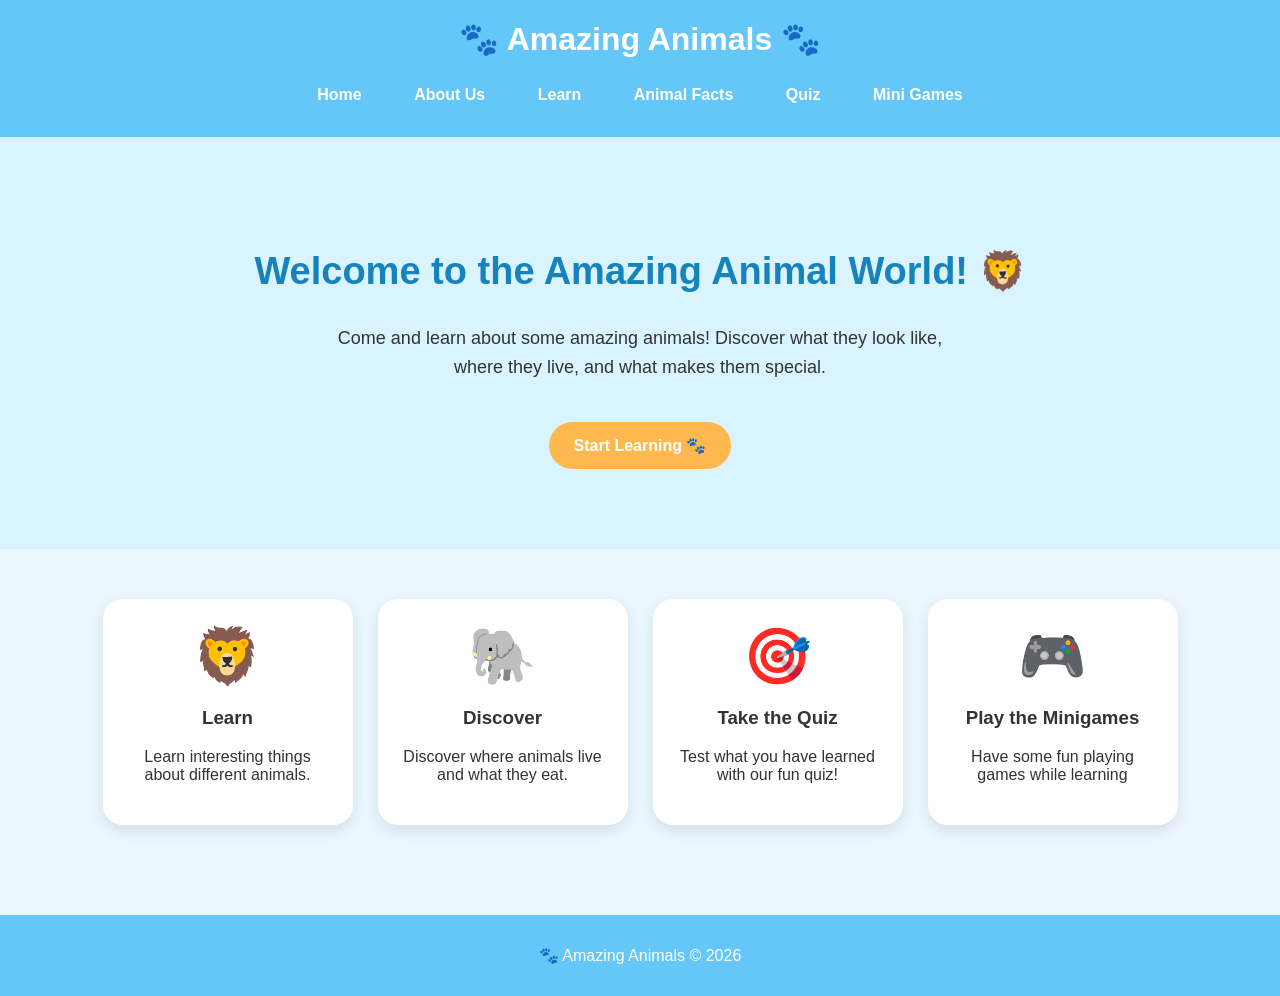
<file: index.html>
<!DOCTYPE html>
<html lang="en">
<head>
    <meta charset="UTF-8">
    <meta name="viewport" content="width=device-width, initial-scale=1.0">
    <title>Amazing Animals - Home</title>
    <link rel="stylesheet" href="style.css">
</head>

<body>

<header>
    <h1>🐾 Amazing Animals 🐾</h1>

    <nav>
        <a href="index.html">Home</a>
        <a href="about.html">About Us</a>
        <a href="animal.html">Learn</a>
        <a href="animal_facts.html">Animal Facts</a>
        <a href="quiz.html">Quiz</a>
        <a href="games.html">Mini Games</a>
    </nav>
</header>

<section class="hero">
    <div>
        <h2>Welcome to the Amazing Animal World! 🦁</h2>

        <p>
            Come and learn about some amazing animals!
            Discover what they look like, where they live,
            and what makes them special.
        </p>

        <a href="animal.html" class="button">Start Learning 🐾</a>
    </div>
</section>

<section class="cards">

    <div class="card">
        <div class="emoji">🦁</div>
        <h3>Learn</h3>
        <p>Learn interesting things about different animals.</p>
    </div>

    <div class="card">
        <div class="emoji">🐘</div>
        <h3>Discover</h3>
        <p>Discover where animals live and what they eat.</p>
    </div>

    <div class="card">
        <div class="emoji">🎯</div>
        <h3>Take the Quiz</h3>
        <p>Test what you have learned with our fun quiz!</p>
    </div>

    <div class="card">
        <div class="emoji">🎮</div>
        <h3>Play the Minigames</h3>
        <p>Have some fun playing games while learning</p>
    </div>

</section>

<footer>
    <p>🐾 Amazing Animals © 2026</p>
</footer>

</body>
</html>
</file>
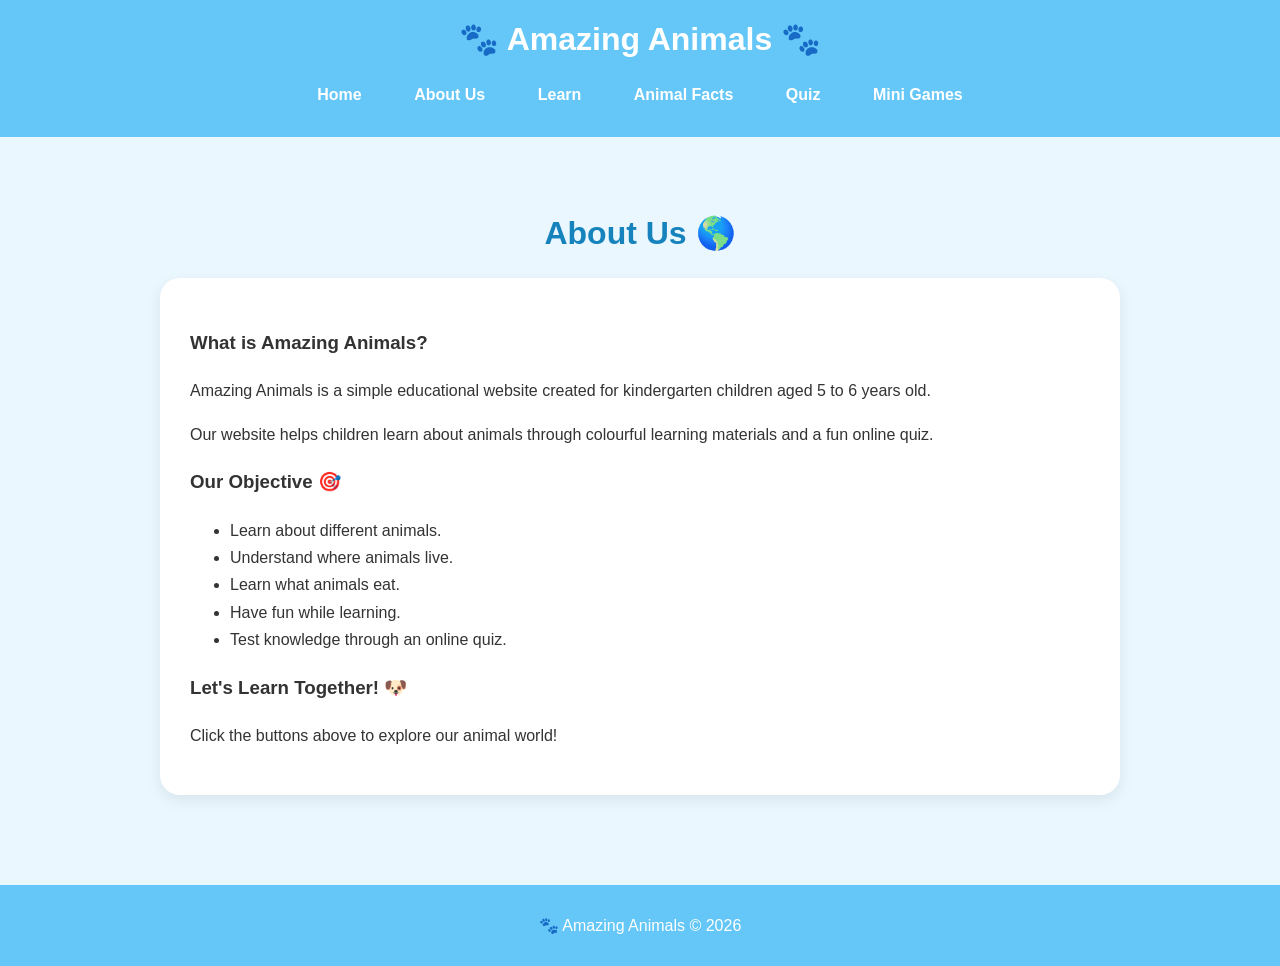
<file: about.html>
<!DOCTYPE html>
<html lang="en">
<head>
    <meta charset="UTF-8">
    <meta name="viewport" content="width=device-width, initial-scale=1.0">
    <title>About Us</title>
    <link rel="stylesheet" href="style.css">
</head>

<body>

<header>
    <h1>🐾 Amazing Animals 🐾</h1>

    <nav>
        <a href="index.html">Home</a>
        <a href="about.html">About Us</a>
        <a href="animal.html">Learn</a>
        <a href="animal_facts.html">Animal Facts</a>
        <a href="quiz.html">Quiz</a>
        <a href="games.html">Mini Games</a>
    </nav>
</header>

<section class="page">

    <h2>About Us 🌎</h2>

    <div class="about-box">

        <h3>What is Amazing Animals?</h3>

        <p>
            Amazing Animals is a simple educational website created
            for kindergarten children aged 5 to 6 years old.
        </p>

        <p>
            Our website helps children learn about animals through
            colourful learning materials and a fun online quiz.
        </p>

        <h3>Our Objective 🎯</h3>

        <ul>
            <li>Learn about different animals.</li>
            <li>Understand where animals live.</li>
            <li>Learn what animals eat.</li>
            <li>Have fun while learning.</li>
            <li>Test knowledge through an online quiz.</li>
        </ul>

        <h3>Let's Learn Together! 🐶</h3>

        <p>
            Click the buttons above to explore our animal world!
        </p>

    </div>

</section>

<footer>
    <p>🐾 Amazing Animals © 2026</p>
</footer>

</body>
</html>
</file>
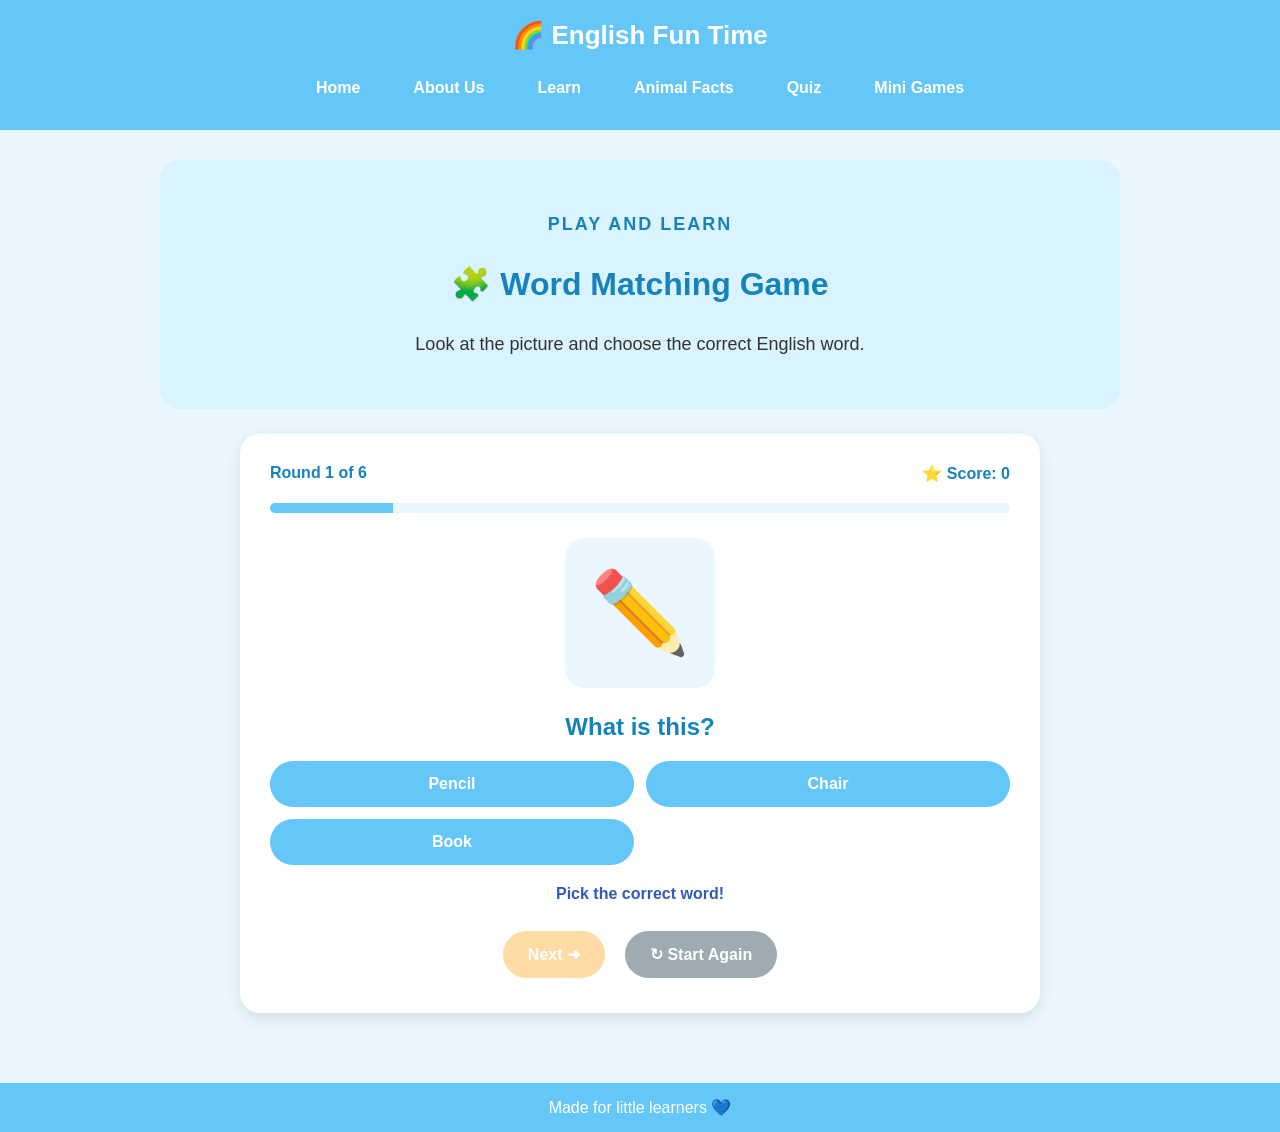
<file: games.html>
<!DOCTYPE html>
<html lang="en">
<head>
<meta charset="UTF-8">
<meta name="viewport" content="width=device-width, initial-scale=1.0">
<title>Mini Games | English Fun Time</title>
<link rel="stylesheet" href="style.css">

</head>
<body>
<header class="site-header">
<a class="logo" href="index.html">🌈 English Fun Time</a>
<nav>
<a href="index.html">Home</a>
        <a href="about.html">About Us</a>
        <a href="animal.html">Learn</a>
        <a href="animal_facts.html">Animal Facts</a>
        <a href="quiz.html">Quiz</a>
        <a href="games.html">Mini Games</a>
</nav>
</header>

<main class="container">
<section class="hero compact">
<p class="eyebrow">PLAY AND LEARN</p>
<h1>🧩 Word Matching Game</h1>
<p>Look at the picture and choose the correct English word.</p>
</section>
<section class="card game-panel" id="gamePanel">
<div class="game-top"><span id="gameProgress">Round 1 of 6</span><span id="gameScore">⭐ Score: 0</span></div>
<div class="progress-track"><div id="progressFill" class="progress-fill"></div></div>
<div class="match-picture" id="picture">✏️</div>
<h2>What is this?</h2>
<div id="choices" class="choice-grid"></div>
<p id="feedback" class="feedback" aria-live="polite">Pick the correct word!</p>
<div class="game-actions"><button class="button" id="nextButton" disabled>Next ➜</button><button class="button secondary" id="restartButton">↻ Start Again</button></div>
</section>
</main>

<footer>Made for little learners 💙</footer>
<script src="games.js"></script>
</body>
</html>
</file>
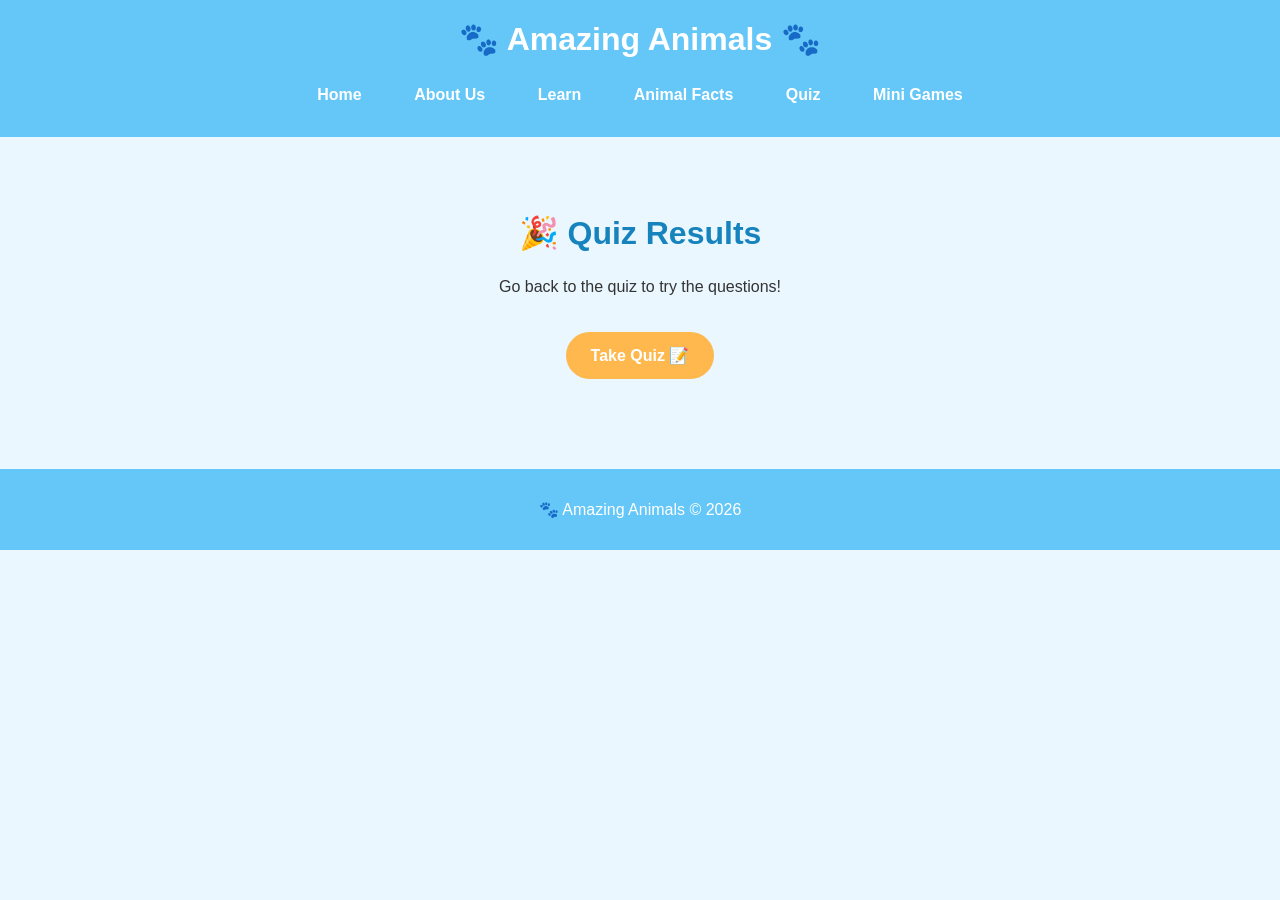
<file: results.html>
<!DOCTYPE html>
<html lang="en">
<head>
    <meta charset="UTF-8">
    <meta name="viewport" content="width=device-width, initial-scale=1.0">
    <title>Quiz Results</title>
    <link rel="stylesheet" href="style.css">
</head>

<body>

<header>
    <h1>🐾 Amazing Animals 🐾</h1>

    <nav>
        <a href="index.html">Home</a>
        <a href="about.html">About Us</a>
        <a href="animals.html">Learn</a>
        <a href="animal_facts.html">Animal Facts</a>
        <a href="quiz.html">Quiz</a>
        <a href="games.html">Mini Games</a>
    </nav>
</header>

<section class="page result-page">

    <h2>🎉 Quiz Results</h2>

    <p>
        Go back to the quiz to try the questions!
    </p>

    <a href="quiz.html" class="button">
        Take Quiz 📝
    </a>

</section>

<footer>
    <p>🐾 Amazing Animals © 2026</p>
</footer>

</body>
</html>
</file>
<file: style.css>
* {
    box-sizing: border-box;
}

body {
    margin: 0;
    font-family: Arial, sans-serif;
    background-color: #eaf7ff;
    color: #333;
}

header {
    background-color: #65c7f7;
    padding: 20px;
    text-align: center;
}

header h1 {
    color: white;
    margin: 0 0 15px;
    font-size: 32px;
}

nav a {
    display: inline-block;
    color: white;
    text-decoration: none;
    margin: 5px 10px;
    padding: 8px 14px;
    border-radius: 20px;
    font-weight: bold;
}

nav a:hover {
    background-color: white;
    color: #2196d2;
}


/* HOME */

.hero {
    text-align: center;
    padding: 80px 20px;
    background-color: #d9f3ff;
}

.hero h2 {
    font-size: 38px;
    color: #1683bd;
}

.hero p {
    max-width: 650px;
    margin: 20px auto;
    font-size: 18px;
    line-height: 1.6;
}

.button {
    display: inline-block;
    margin-top: 20px;
    padding: 14px 25px;
    background-color: #ffb84d;
    color: white;
    text-decoration: none;
    border-radius: 25px;
    font-weight: bold;
}

.button:hover {
    background-color: #ff9f1c;
}


/* CARDS */

.cards {
    display: flex;
    justify-content: center;
    gap: 25px;
    padding: 50px 20px;
    flex-wrap: wrap;
}

.card {
    background-color: white;
    width: 250px;
    padding: 25px;
    text-align: center;
    border-radius: 20px;
    box-shadow: 0 5px 15px rgba(0,0,0,0.1);
}

.emoji {
    font-size: 55px;
}


/* GENERAL PAGE */

.page {
    max-width: 1000px;
    margin: auto;
    padding: 50px 20px;
    text-align: center;
}

.page h2 {
    color: #1683bd;
    font-size: 32px;
}

.about-box {
    background-color: white;
    padding: 30px;
    border-radius: 20px;
    text-align: left;
    line-height: 1.7;
    box-shadow: 0 5px 15px rgba(0,0,0,0.08);
}


/* ANIMALS */

.animal-grid {
    display: grid;
    grid-template-columns: repeat(2, 1fr);
    gap: 25px;
    margin-top: 30px;
    margin-bottom: 30px;
}

.animal-card {
    background-color: white;
    padding: 25px;
    border-radius: 20px;
    box-shadow: 0 5px 15px rgba(0,0,0,0.08);
}

.animal-emoji {
    font-size: 70px;
}

.animal-card img {
    width: 100%;
    height: 200px;
    object-fit: cover;
    border-radius: 15px;
    display: block;
    margin-bottom: 15px;
}



/* FACTS */

.fact-box {
    background-color: #65c7f7;
    margin: 25px auto;
    padding: 25px;
    border-radius: 20px;
    max-width: 700px;
    box-shadow: 0 5px 15px rgba(0,0,0,0.08);
    text-align: center;
}

.fact-box img {
    width: 100%;
    max-width: 350px;
    height: 220px;
    object-fit: cover;
    border-radius: 15px;
    display: block;
    margin: 0 auto 15px;
}

.fact-box h3 {
    color: rgb(237, 240, 242);
    font-size: 24px;
    margin: 10px 0;
}

.fact-box p {
    font-size: 17px;
    line-height: 1.6;
}

.lesson-complete {
    margin-top: 40px;
    padding: 30px;
    background-color: #fff4cf;
    border-radius: 20px;
}


/* QUIZ */

.quiz-container {
    max-width: 850px;
    margin: auto;
    padding: 40px 20px;
}

.quiz-container h2 {
    text-align: center;
    color: #1683bd;
    font-size: 35px;
}

.quiz-container > p {
    text-align: center;
}

.question {
    background-color: white;
    margin: 25px 0;
    padding: 25px;
    border-radius: 20px;
    box-shadow: 0 5px 15px rgba(0,0,0,0.08);
}

.question h3 {
    color: #1683bd;
}

.question label {
    display: block;
    background-color: #f0f9ff;
    margin: 10px 0;
    padding: 13px;
    border-radius: 12px;
    cursor: pointer;
}

.question label:hover {
    background-color: #d8f1ff;
}

.question input {
    margin-right: 10px;
}

button {
    border: none;
    padding: 14px 25px;
    margin: 10px;
    border-radius: 25px;
    background-color: #65c7f7;
    color: white;
    font-size: 16px;
    font-weight: bold;
    cursor: pointer;
}

button:hover {
    background-color: #1683bd;
}


/* MINI GAMES PAGE */

.site-header {
    background-color: #65c7f7;
    padding: 20px;
    text-align: center;
}

.site-header .logo {
    display: block;
    color: white;
    text-decoration: none;
    font-size: 26px;
    font-weight: bold;
    margin-bottom: 15px;
}

.site-header nav {
    display: flex;
    justify-content: center;
    flex-wrap: wrap;
    gap: 5px;
}

.container {
    width: 100%;
    max-width: 1000px;
    margin: 0 auto;
    padding: 30px 20px;
}

.hero.compact {
    width: 100%;
    padding: 30px 20px;
    margin-bottom: 25px;
    border-radius: 20px;
    text-align: center;
}

.hero.compact h1 {
    color: #1683bd;
    font-size: 32px;
}

.hero.compact .eyebrow {
    color: #1683bd;
    font-weight: bold;
    letter-spacing: 2px;
}

.game-panel {
    display: block;
    position: static;
    width: 100%;
    max-width: 800px;
    margin: 0 auto;
    padding: 30px;
    background-color: white;
    border-radius: 20px;
    box-shadow: 0 5px 15px rgba(0, 0, 0, 0.1);
    text-align: center;
}

.game-top {
    display: flex;
    justify-content: space-between;
    flex-wrap: wrap;
    gap: 10px;
    font-weight: bold;
    color: #1683bd;
}

.progress-track {
    height: 10px;
    margin: 20px 0;
    background-color: #eaf7ff;
    border-radius: 10px;
    overflow: hidden;
}

.progress-fill {
    width: 0;
    height: 100%;
    background-color: #65c7f7;
    transition: width 0.3s ease;
}

.match-picture {
    display: flex;
    justify-content: center;
    align-items: center;
    width: 150px;
    height: 150px;
    margin: 25px auto;
    background-color: #eaf7ff;
    border-radius: 20px;
    font-size: 80px;
}

.game-panel h2 {
    color: #1683bd;
}

.choice-grid {
    display: grid;
    grid-template-columns: repeat(2, minmax(0, 1fr));
    gap: 12px;
    margin: 20px 0;
}

.choice-grid button {
    width: 100%;
    margin: 0;
}

.feedback {
    min-height: 25px;
    font-weight: bold;
}

.game-actions {
    display: flex;
    justify-content: center;
    flex-wrap: wrap;
    gap: 10px;
}

.game-actions button {
    margin: 5px;
}

.game-actions .secondary {
    background-color: #9eabb3;
}

.game-actions button:disabled {
    opacity: 0.5;
    cursor: not-allowed;
}

@media (max-width: 600px) {
    .container {
        padding: 20px 12px;
    }

    .game-panel {
        padding: 20px 15px;
    }

    .hero.compact h1 {
        font-size: 26px;
    }

    .choice-grid {
        grid-template-columns: 1fr;
    }
}

/* RESULT */

#result {
    margin: 25px auto;
    padding: 20px;
    border-radius: 15px;
    font-size: 20px;
    font-weight: bold;
    text-align: center;
    transition: 0.3s;
}


/* FOOTER */

footer {
    background-color: #65c7f7;
    color: white;
    text-align: center;
    padding: 15px;
    margin-top: 40px;
}


/* RESPONSIVE */

@media (max-width: 600px) {

    header h1 {
        font-size: 25px;
    }

    nav a {
        margin: 3px;
        font-size: 14px;
    }

    .hero h2 {
        font-size: 28px;
    }

    .animal-grid {
        grid-template-columns: 1fr;
    }

    .cards {
        flex-direction: column;
        align-items: center;
    }

    .card {
        width: 90%;
    }


}
</file>
